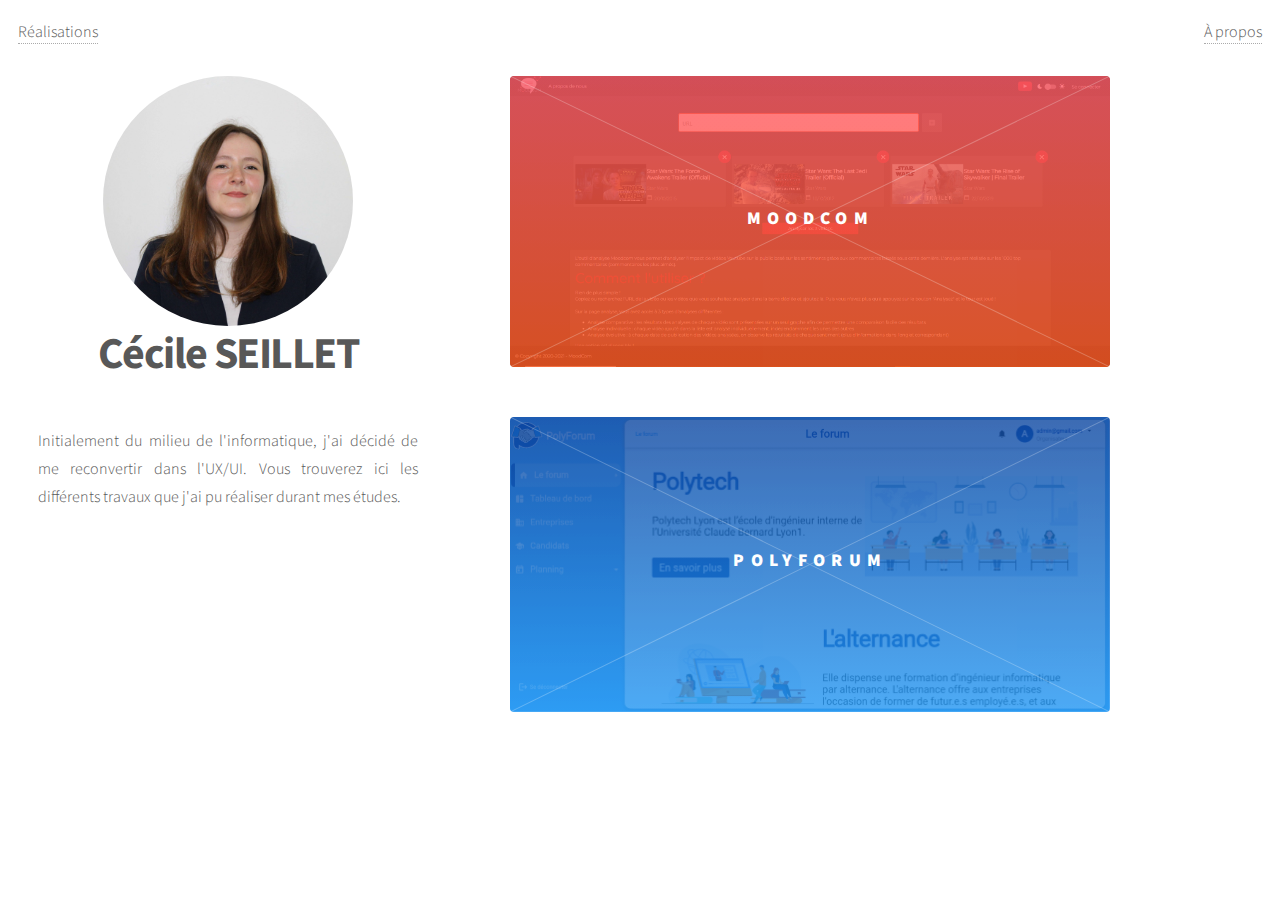
<file: index.html>
<!DOCTYPE html>
<html lang="fr">

<head>
    <meta charset="UTF-8">
    <meta name="viewport" content="width=device-width, initial-scale=1.0" />
    <link rel="stylesheet" href="style.css">
    <title>PortFolio</title>
</head>

<body>
    <nav class="menu">
        <div class="navbar">
            <span class="realisations"><a href='index.html'>Réalisations</a></span>
            <span><a href='vue/about.html'>À propos</a></span>
        </div>
    </nav>
    <div class="page">
        <!-- Introduction -->
        <div class="introduction">
            <img class="profile-pic" src="assets/img/profile-pic.jpg">
            <h1>Cécile SEILLET</h1>
            <p>Initialement du milieu de l'informatique, j'ai décidé de me reconvertir dans l'UX/UI. Vous trouverez ici
                les différents travaux que j'ai pu réaliser durant mes études.</p>
        </div>
        <!-- Container -->
        <div class="container">
            <section class="tiles">
                <article class="style1">
                    <span class="image">
                        <img src="assets/img/ptut-4a/page-accueil-moodcom-videos.PNG" />
                    </span>
                    <a href="vue/study-cases/ptut-4a.html">
                        <h2>MoodCom</h2>
                        <div class="content">
                            <p>Projet tutoré de 4ème année d'études</p>
                        </div>
                    </a>
                </article>
                <article class="style2">
                    <span class="image">
                        <img src="assets/img/ptut-5a/page-accueil-polyforum.PNG" />
                    </span>
                    <a href="vue/study-cases/ptut-5a.html">
                        <h2>PolyForum</h2>
                        <div class="content">
                            <p>Projet tutoré de 5ème année d'études</p>
                        </div>
                    </a>
                </article>
            </section>
        </div>
    </div>
</body>
</body>

</html>
</file>
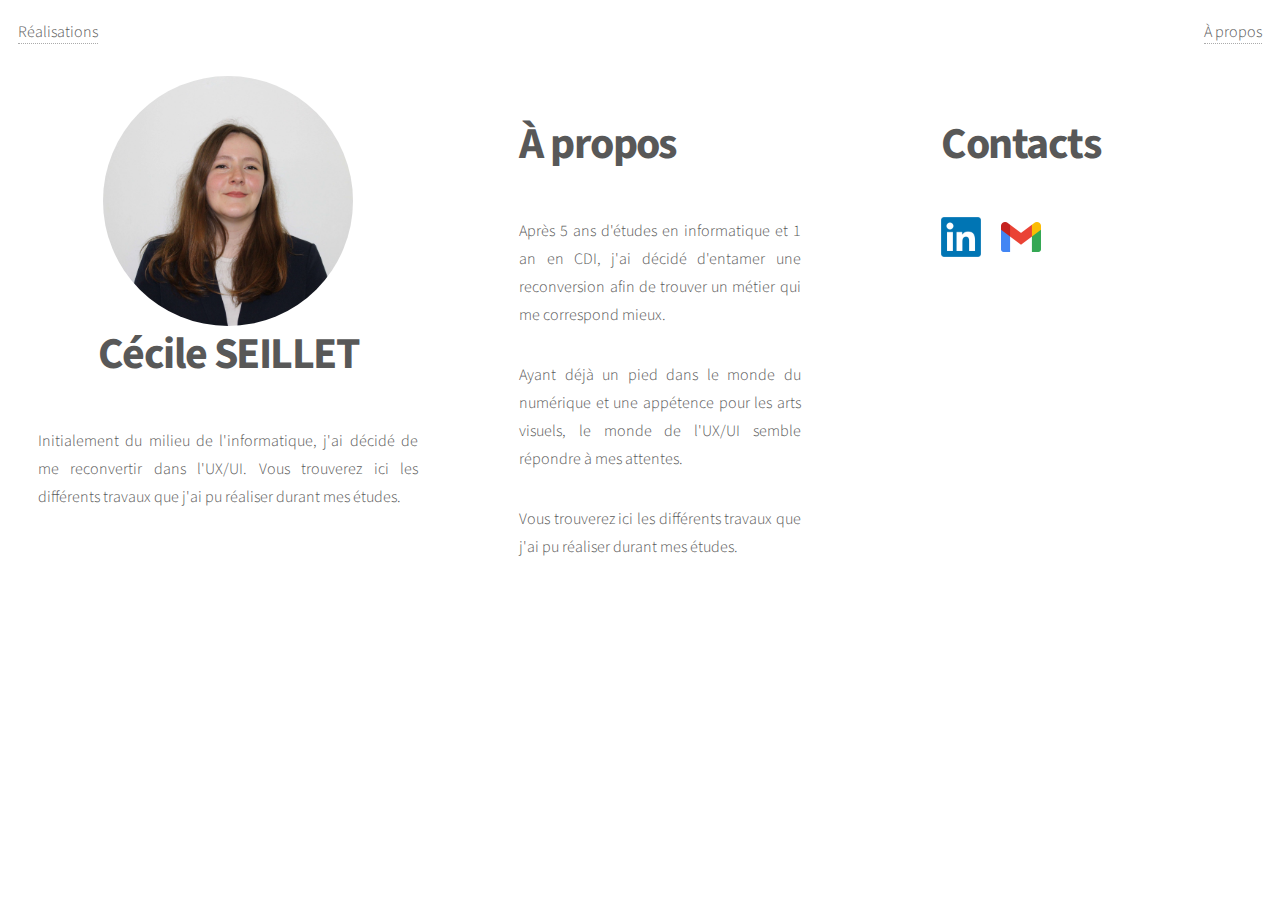
<file: vue/about.html>
<!DOCTYPE html>
<html lang="fr">

<head>
    <meta charset="UTF-8">
    <meta name="viewport" content="width=device-width, initial-scale=1.0" />
    <link rel="stylesheet" href="../style.css">
    <title>À propos</title>
</head>

<body>
    <nav class="menu">
        <div class="navbar">
            <span class="realisations"><a href='../index.html'>Réalisations</a></span>
            <span><a href='about.html'>À propos</a></span>
        </div>
    </nav>
    <div class="page">
        <!-- Introduction -->
        <div class="introduction">
            <img class="profile-pic" src="../assets/img/profile-pic.jpg">
            <h1>Cécile SEILLET</h1>
            <p>Initialement du milieu de l'informatique, j'ai décidé de me reconvertir dans l'UX/UI. Vous trouverez
                ici
                les différents travaux que j'ai pu réaliser durant mes études.</p>
        </div>
        <!-- Container -->
        <div class="container">
            <div class="section">
                <div>
                    <h1>À propos</h1>
                    <p>Après 5 ans d'études en informatique et 1 an en CDI, j'ai décidé d'entamer une reconversion afin
                        de
                        trouver un métier qui me correspond mieux.</p>
                    <p>Ayant déjà un pied dans le monde du numérique et une appétence pour les arts visuels, le monde de
                        l'UX/UI semble répondre à mes attentes.</p>
                    <p>Vous trouverez ici les différents travaux que j'ai pu réaliser durant mes études.</p>
                </div>
                <div class="links">
                    <h1>Contacts</h1>
                    <div class="links-list">
                        <span id="linkedin">
                            <input class="link-icon" type="image" src="../assets/img/LinkedIn_logo_initials.png"
                                onclick="window.open('https://www.linkedin.com/in/c%C3%A9cile-seillet-339536153/', '_blank')">
                        </span>
                        <span id="email">
                            <a href=mailto:"seillet.cecile@gmail.com">
                                <input class="link-icon" type="image" src="../assets/img/mail-icon.png" />
                            </a>
                        </span>
                    </div>
                </div>
            </div>
        </div>
    </div>
</body>

</html>
</file>
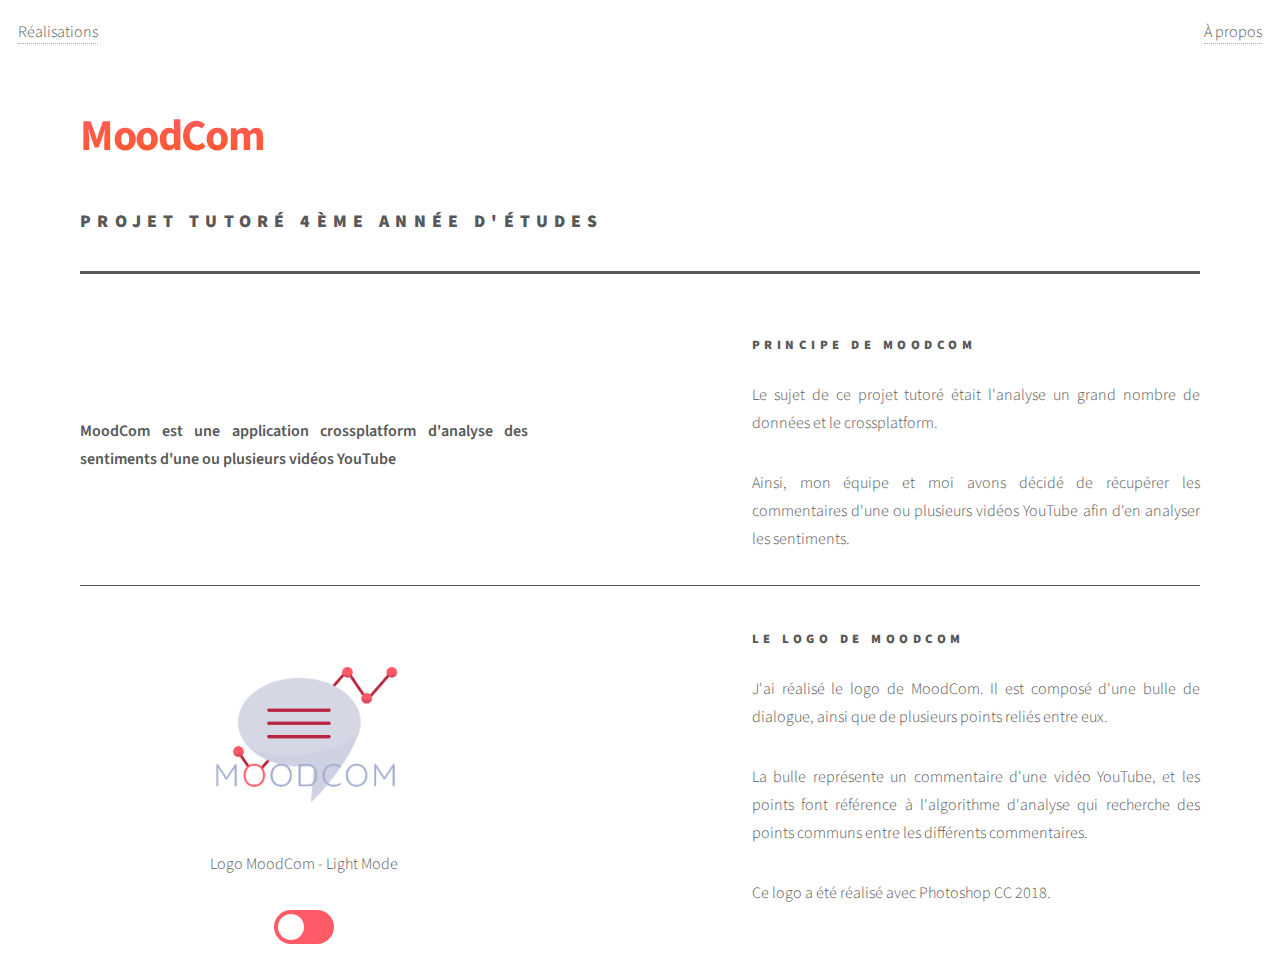
<file: vue/study-cases/ptut-4a.html>
<!DOCTYPE html>
<html lang="fr">

<head>
    <meta charset="UTF-8">
    <meta name="viewport" content="width=device-width, initial-scale=1.0" />
    <link rel="stylesheet" href="../../style.css">
    <title>MoodCom</title>
    <script src="../../controller.js"></script>
</head>


<body>
    <nav class="menu">
        <div class="navbar">
            <span class="realisations"><a href='../../index.html'>Réalisations</a></span>
            <span><a href='../../vue/about.html'>À propos</a></span>
        </div>
    </nav>
    <div class="title-section">
        <h1 id="moodcom-title">MoodCom</h1>
        <h2>Projet tutoré 4ème année d'études</h2>
    </div>
    <div class="section">
        <div class="teaser">
            <p>
                MoodCom est une application crossplatform d'analyse des sentiments d'une ou plusieurs vidéos YouTube
            </p>
        </div>
        <div class="details">
            <h4>Principe de MoodCom</h4>
            <p>
                Le sujet de ce projet tutoré était l'analyse un grand nombre de données et le crossplatform.
            </p>
            <p>
                Ainsi, mon équipe et moi avons décidé de récupérer les commentaires d'une ou plusieurs vidéos YouTube
                afin d'en analyser les sentiments.
            </p>
        </div>
    </div>
    <div class="section">
        <div class="logo">
            <a id="logo-link" class="logo" target="_blank">
                <img class="logo-img" id="logo-moodcom">
            </a>
            <p id="label-logo-moodcom">
                Logo MoodCom
            </p>
            <label class="switch">
                <input id="change-theme" type="checkbox" onclick="changeTheme()">
                <span class="slider round"></span>
            </label>
            
        <script>
            init();
        </script>
        </div>
        <div class="logo-details">
            <h4>Le logo de MoodCom</h4>
            <p>
                J'ai réalisé le logo de MoodCom. Il est composé d'une bulle de dialogue, ainsi que de plusieurs points
                reliés entre eux.
            </p>
            <p>
                La bulle représente un commentaire d'une vidéo YouTube, et les points font référence à l'algorithme
                d'analyse qui recherche des points communs entre les différents commentaires.
            </p>
            <p>
                Ce logo a été réalisé avec Photoshop CC 2018.
            </p>
        </div>
    </div>
</body>

</html>
</file>
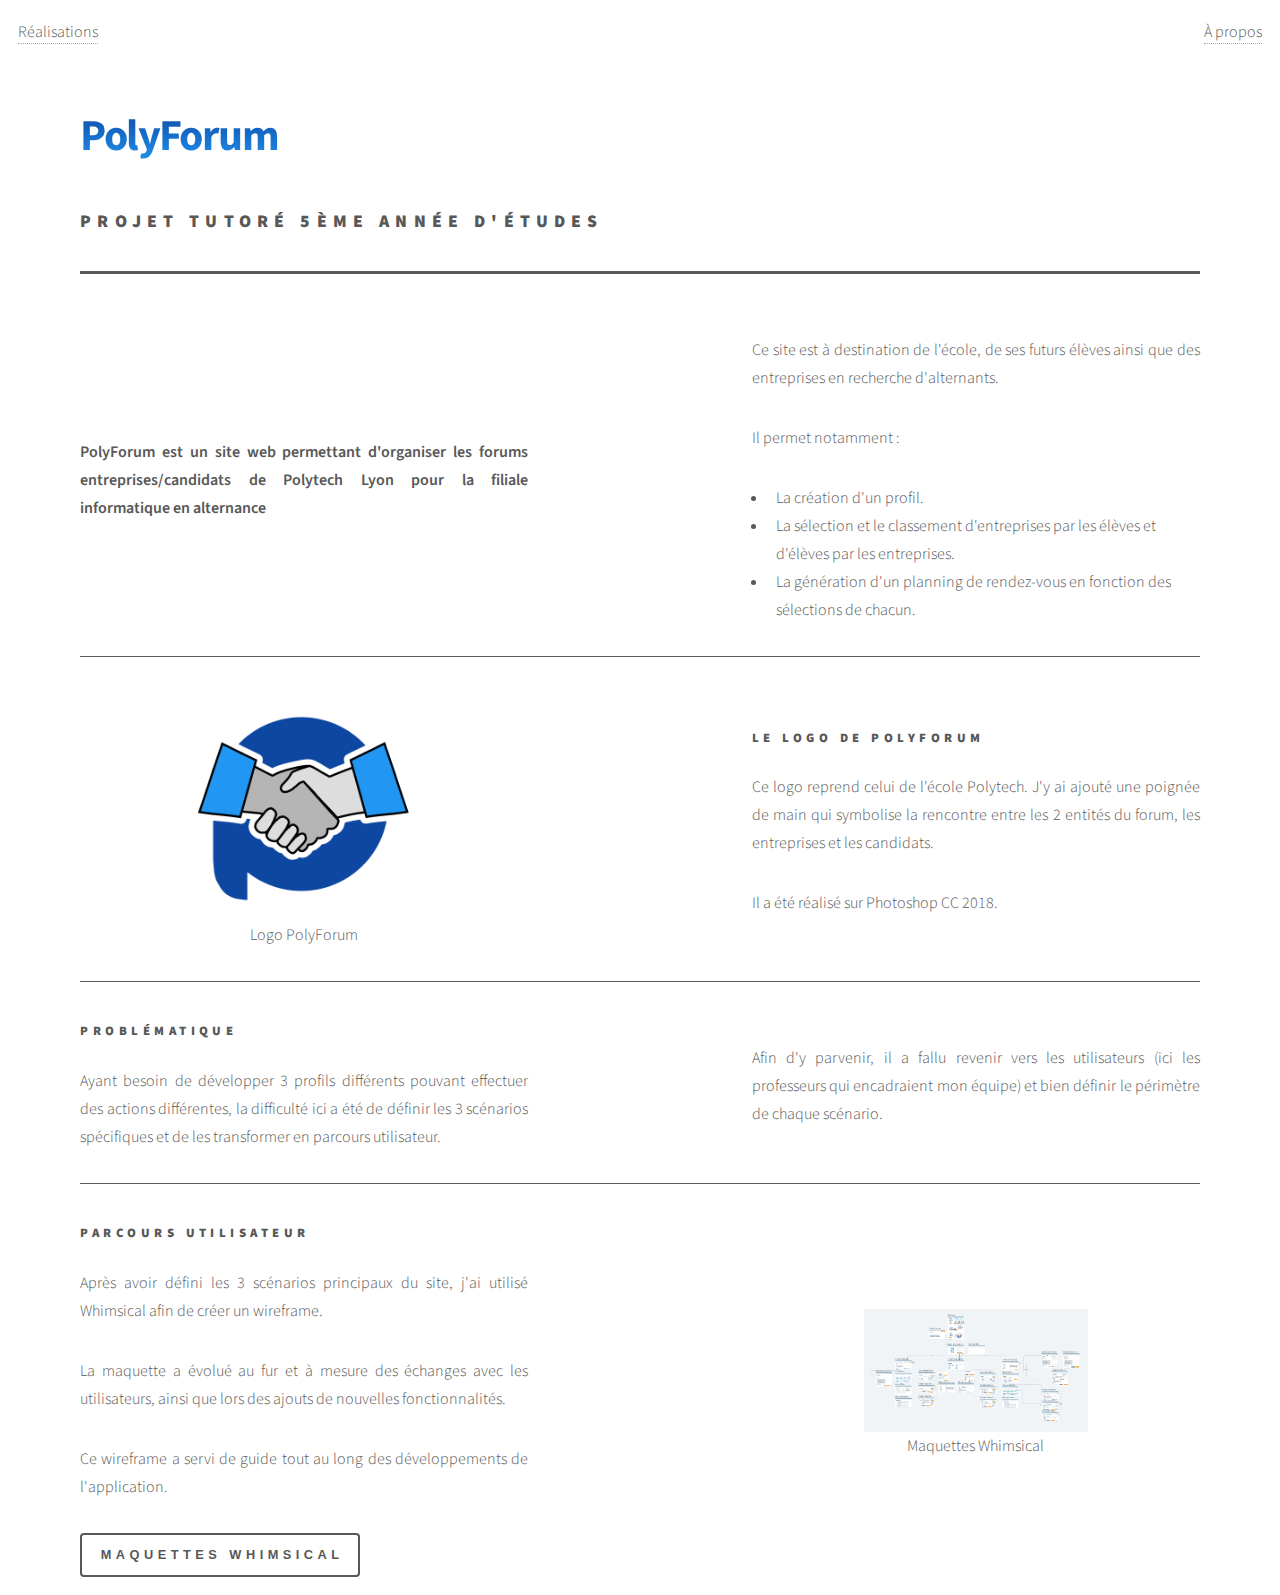
<file: vue/study-cases/ptut-5a.html>
<!DOCTYPE html>
<html lang="fr">

<head>
    <meta charset="UTF-8">
    <meta name="viewport" content="width=device-width, initial-scale=1.0" />
    <link rel="stylesheet" href="../../style.css">
    <title>PolyForum</title>
</head>

<body>
    <nav class="menu">
        <div class="navbar">
            <span class="realisations"><a href='../../index.html'>Réalisations</a></span>
            <span><a href='../../vue/about.html'>À propos</a></span>
        </div>
    </nav>
    <div class="title-section">
        <h1 id="polyforum-title">PolyForum</h1>
        <h2>Projet tutoré 5ème année d'études</h2>
    </div>
    <div class="section">
        <div class="teaser">
            <p>
                PolyForum est un site web permettant d'organiser les forums entreprises/candidats de Polytech Lyon pour
                la filiale informatique en alternance
            </p>
        </div>
        <div class="details">
            <p>
                Ce site est à destination de l'école, de ses futurs élèves ainsi que des entreprises en recherche
                d'alternants.
            </p>
            <p>
                Il permet notamment :
            </p>
            <ul>
                <li>La création d'un profil.</li>
                <li>La sélection et le classement d'entreprises par les élèves et d'élèves par les entreprises.</li>
                <li>La génération d'un planning de rendez-vous en fonction des sélections de chacun.</li>
            </ul>
        </div>
    </div>
    <div class="section">
        <div class="logo">
            <a href="../../assets/img/ptut-5a/logo-ptut-5A.png" class="logo" target="_blank">
                <img src="../../assets/img/ptut-5a/logo-ptut-5A.png" class="logo-img">
            </a>
            <p>
                Logo PolyForum
            </p>
        </div>
        <div class="logo-details">
            <h4>Le logo de PolyForum</h4>
            <p>
                Ce logo reprend celui de l'école Polytech. J'y ai ajouté une poignée de main qui symbolise la rencontre
                entre les 2 entités du forum, les entreprises et les candidats.
            </p>
            <p>
                Il a été réalisé sur Photoshop CC 2018.
            </p>
        </div>
    </div>
    <div class="section">
        <div class="problem">
            <h4>Problématique</h4>
            <p>
                Ayant besoin de développer 3 profils différents pouvant effectuer des actions différentes, la difficulté
                ici a été de définir les 3 scénarios spécifiques et de les transformer en parcours utilisateur.
            </p>
        </div>
        <div class="details">
            <p>
                Afin d'y parvenir, il a fallu revenir vers les utilisateurs (ici les professeurs qui encadraient mon
                équipe) et bien définir le périmètre de chaque scénario.
            </p>
        </div>
    </div>
    <div class="section">
        <div class="wireframe">
            <h4>Parcours utilisateur</h4>
            <p>
                Après avoir défini les 3 scénarios principaux du site, j'ai utilisé Whimsical afin de créer un
                wireframe.
            </p>
            <p>
                La maquette a évolué au fur et à mesure des échanges avec les utilisateurs, ainsi que lors des ajouts de
                nouvelles fonctionnalités.
            </p>
            <p>
                Ce wireframe a servi de guide tout au long des développements de l'application.
            </p>
            <button type="button"
                onclick="window.open('https://whimsical.com/ptut-5a-VSAp9HLX3bLaGkDS7Wab7Q', '_blank')">Maquettes Whimsical</button>
        </div>
        <div class="logo">
            <a href="../../assets/img/ptut-5a/preview-whimsical.PNG" class="logo" target="_blank">
                <img src="../../assets/img/ptut-5a/preview-whimsical.PNG" class="logo-img">
            </a>
            <p>
                Maquettes Whimsical
            </p>
        </div>
    </div>
</body>

</html>
</file>
<file: style.css>
@import url("https://fonts.googleapis.com/css?family=Source+Sans+Pro:300,700,900");

/*-----Commun-----*/
html {
    font-family: "Source Sans Pro", Helvetica, sans-serif;
    margin: 10px;
}

.page {
    display: grid;
    grid-template-columns: 400px auto;
    grid-gap: 5%;
    margin-top: 30px;

    @media (max-width: 1200px) {
        grid-template-columns: unset;
        grid-gap: 0;
    }
}

p {
    text-align: justify;
}

/*-----Left panel introduction-----*/

.introduction {
    grid-column: 1;
    grid-row: 1;
    display: flex;
    flex-direction: column;
    align-items: center;
    margin-left: 20px;
    @media (max-width: 1200px) {
        max-width: 500px;
        margin-inline: auto;
    }
}

.profile-pic {
    border-radius: 50%;
    width: 250px;
    @media (max-width: 1200px) {
        width: 150px;
    }
}

/*-----Study cases-----*/

.title-section {
    margin: 5%;
    border-bottom: solid;
}

.section {
    display: grid;
    grid-template-columns: 40% 40%;
    grid-gap: 20%;
    align-items: center;
    justify-content: space-around;
    margin-inline: 5%;
    margin-top: 40px;
    @media (max-width: 1200px) {
        grid-template-columns: unset;
        grid-gap: 5%;
    }
}

.section:not(:last-child) {
    border-bottom: solid 1px;
    @media (max-width: 1200px) {
        border-bottom: none;
    }

}

.logo {
    display: flex;
    flex-direction: column;
    align-items: center;
}

.logo-img {
    max-width: 50%;
}

.menu {
    margin-bottom: 20px;
}

.navbar {
    display: flex;
    flex-direction: row;
    justify-content: space-between;
    align-items: center;
}

.realisations {
    margin-right: 40px;
}

.teaser {
    font-weight: 600;
}

/*-----Study Case - PTUT4A-----*/
#moodcom-title {
    background: -webkit-linear-gradient(90deg, rgb(255, 89, 32, 1) 0%, rgb(255, 90, 102, 1) 100%);
    -webkit-background-clip: text;
    -webkit-text-fill-color: transparent;
}

/* The switch - the box around the slider */
.switch {
    position: relative;
    display: inline-block;
    width: 60px;
    height: 34px;
}

/* Hide default HTML checkbox */
.switch input {
    opacity: 0;
    width: 0;
    height: 0;
}

/* The slider */
.slider {
    position: absolute;
    cursor: pointer;
    top: 0;
    left: 0;
    right: 0;
    bottom: 0;
    background-color: rgb(255, 90, 102);
    -webkit-transition: .4s;
    transition: .4s;
}

.slider:before {
    position: absolute;
    content: "";
    height: 26px;
    width: 26px;
    left: 4px;
    bottom: 4px;
    background-color: white;
    -webkit-transition: .4s;
    transition: .4s;
}

input:checked+.slider {
    background-color: rgb(255, 89, 32);
}

input:focus+.slider {
    box-shadow: 0 0 1px rgb(255, 89, 32);
}

input:checked+.slider:before {
    -webkit-transform: translateX(26px);
    -ms-transform: translateX(26px);
    transform: translateX(26px);
}

/* Rounded sliders */
.slider.round {
    border-radius: 34px;
}

.slider.round:before {
    border-radius: 50%;
}

/*-----Study Case - PTUT5A-----*/
#polyforum-title {
    background: -webkit-linear-gradient(90deg, rgb(33, 150, 243, 1) 0%, rgba(13, 71, 161, 1) 100%);
    -webkit-background-clip: text;
    -webkit-text-fill-color: transparent;
}

/*-----About me-----*/
.links {
    height: 100%;
}

.links-list {
    display: flex;
    align-items: center;
    gap: 20px;
    margin-bottom: 20px;
}

.link-icon {
    width: 40px;
}

/*Copyright css*/
/*
	Phantom by HTML5 UP
	html5up.net | @ajlkn
	Free for personal and commercial use under the CCA 3.0 license (html5up.net/license)
*/

html,
body,
div,
span,
applet,
object,
iframe,
h1,
h2,
h3,
h4,
h5,
h6,
p,
blockquote,
pre,
a,
abbr,
acronym,
address,
big,
cite,
code,
del,
dfn,
em,
img,
ins,
kbd,
q,
s,
samp,
small,
strike,
strong,
sub,
sup,
tt,
var,
b,
u,
i,
center,
dl,
dt,
dd,
ol,
ul,
li,
fieldset,
form,
label,
legend,
table,
caption,
tbody,
tfoot,
thead,
tr,
th,
td,
article,
aside,
canvas,
details,
embed,
figure,
figcaption,
footer,
header,
hgroup,
menu,
nav,
output,
ruby,
section {
    padding: 0;
    border: 0;
    /* font-size: 100%; */
    font: inherit;
    vertical-align: baseline;
}

article,
aside,
details,
figcaption,
figure,
footer,
header,
hgroup,
menu,
nav,
section {
    display: block;
}

body {
    line-height: 1;
}

ul {
    list-style: none;
}

body {
    -webkit-text-size-adjust: none;
}

input {
    -moz-appearance: none;
    -webkit-appearance: none;
    -ms-appearance: none;
    appearance: none;
}

/* Basic */

html {
    box-sizing: border-box;
}

*,
*:before,
*:after {
    box-sizing: inherit;
}

body {
    background: #ffffff;
}

body.is-preload *,
body.is-preload *:before,
body.is-preload *:after {
    -moz-animation: none !important;
    -webkit-animation: none !important;
    -ms-animation: none !important;
    animation: none !important;
    -moz-transition: none !important;
    -webkit-transition: none !important;
    -ms-transition: none !important;
    transition: none !important;
}

/* Type */

body,
input {
    color: #585858;
    font-family: "Source Sans Pro", Helvetica, sans-serif;
    font-weight: 300;
    line-height: 1.75;
}

.navbar a {
    -moz-transition: border-bottom-color 0.2s ease, color 0.2s ease;
    -webkit-transition: border-bottom-color 0.2s ease, color 0.2s ease;
    -ms-transition: border-bottom-color 0.2s ease, color 0.2s ease;
    transition: border-bottom-color 0.2s ease, color 0.2s ease;
    text-decoration: none;
    color: #585858;
    border-bottom: dotted 1px rgba(88, 88, 88, 0.5);
}

.navbar a:hover {
    border-bottom-color: transparent;
    color: rgb(33, 150, 243) !important;
}

strong,
b {
    font-weight: 900;
}

em,
i {
    font-style: italic;
}

p {
    margin: 0 0 2em 0;
}

h1 {
    font-size: 2.75em;
    font-weight: 700;
    line-height: 1.3;
    margin: 0 0 1em 0;
    letter-spacing: -0.035em;
}

h1 a {
    color: inherit;
}

h2,
h4 {
    font-weight: 900;
    line-height: 1.5;
    margin: 0 0 2em 0;
    text-transform: uppercase;
    letter-spacing: 0.35em;
}

h2 a,
h3 a,
h4 a,
h5 a {
    color: inherit;
}

h2 {
    font-size: 1.1em;
}

h4 {
    font-size: 0.8em;
}

/* List */

ul {
    list-style: disc;
    margin: 0 0 2em 0;
    padding-left: 1em;
}

ul li {
    padding-left: 0.5em;
}

/* Image */

.image {
    border-radius: 4px;
    border: 0;
    display: inline-block;
    position: relative;
}

.image img {
    border-radius: 4px;
    display: block;
}


/* Button */

input[type="submit"],
input[type="reset"],
input[type="button"],
button,
.button {
    -moz-appearance: none;
    -webkit-appearance: none;
    -ms-appearance: none;
    appearance: none;
    -moz-transition: background-color 0.2s ease-in-out, color 0.2s ease-in-out, box-shadow 0.2s ease-in-out;
    -webkit-transition: background-color 0.2s ease-in-out, color 0.2s ease-in-out, box-shadow 0.2s ease-in-out;
    -ms-transition: background-color 0.2s ease-in-out, color 0.2s ease-in-out, box-shadow 0.2s ease-in-out;
    transition: background-color 0.2s ease-in-out, color 0.2s ease-in-out, box-shadow 0.2s ease-in-out;
    background-color: transparent;
    border-radius: 4px;
    border: 0;
    box-shadow: inset 0 0 0 2px #585858;
    color: #585858 !important;
    cursor: pointer;
    display: inline-block;
    font-size: 0.8em;
    font-weight: 900;
    height: 3.5em;
    letter-spacing: 0.35em;
    line-height: 3.45em;
    overflow: hidden;
    padding: 0 1.25em 0 1.6em;
    text-align: center;
    text-decoration: none;
    text-overflow: ellipsis;
    text-transform: uppercase;
    white-space: nowrap;
}

input[type="button"].icon:before,
button.icon:before,
.button.icon:before {
    margin-right: 0.5em;
}

input[type="button"].fit,
button.fit,
.button.fit {
    width: 100%;
}

input[type="button"]:hover,
button:hover,
.button:hover {
    color: rgb(33, 150, 243) !important;
    box-shadow: inset 0 0 0 2px rgb(33, 150, 243);
}

input[type="button"]:active,
button:active,
.button:active {
    background-color: rgba(242, 132, 158, 0.1);
}

input[type="button"].small,
button.small,
.button.small {
    font-size: 0.6em;
}

input[type="button"].large,
button.large,
.button.large {
    font-size: 1em;
}

input[type="button"].primary,
button.primary,
.button.primary {
    box-shadow: none;
    background-color: #585858;
    color: #ffffff !important;
}

input[type="button"].primary:hover,
button.primary:hover,
.button.primary:hover {
    background-color: rgb(33, 150, 243);
}

/* Tiles */

.tiles {
    display: -moz-flex;
    display: -webkit-flex;
    display: -ms-flex;
    display: flex;
    justify-content: flex-start;
    -moz-flex-wrap: wrap;
    -webkit-flex-wrap: wrap;
    -ms-flex-wrap: wrap;
    flex-wrap: wrap;
    postiion: relative;
    /* margin: -2.5em 0 0 -2.5em; */
    grid-column: 2;
    grid-row: 1;
    gap: 50px;
    margin-left: 30px;
    @media (max-width: 1200px) {
        margin: 0;
        flex-direction: column;
        align-items: center;
    }
}

.tiles article {
    -moz-transition: -moz-transform 0.5s ease, opacity 0.5s ease;
    -webkit-transition: -webkit-transform 0.5s ease, opacity 0.5s ease;
    -ms-transition: -ms-transform 0.5s ease, opacity 0.5s ease;
    transition: transform 0.5s ease, opacity 0.5s ease;
    position: relative;
    width: 100%;
    max-width: 600px;
}

.tiles article>.image {
    -moz-transition: -moz-transform 0.5s ease;
    -webkit-transition: -webkit-transform 0.5s ease;
    -ms-transition: -ms-transform 0.5s ease;
    transition: transform 0.5s ease;
    position: relative;
    display: block;
    width: 100%;
    border-radius: 4px;
    overflow: hidden;
}

.tiles article>.image img {
    display: block;
    width: 100%;
}

.tiles article>.image:before {
    pointer-events: none;
    -moz-transition: background-color 0.5s ease, opacity 0.5s ease;
    -webkit-transition: background-color 0.5s ease, opacity 0.5s ease;
    -ms-transition: background-color 0.5s ease, opacity 0.5s ease;
    transition: background-color 0.5s ease, opacity 0.5s ease;
    content: '';
    display: block;
    position: absolute;
    top: 0;
    left: 0;
    width: 100%;
    height: 100%;
    opacity: 1.0;
    z-index: 1;
    opacity: 0.8;
}

.tiles article>.image:after {
    pointer-events: none;
    -moz-transition: opacity 0.5s ease;
    -webkit-transition: opacity 0.5s ease;
    -ms-transition: opacity 0.5s ease;
    transition: opacity 0.5s ease;
    content: '';
    display: block;
    position: absolute;
    top: 0;
    left: 0;
    width: 100%;
    height: 100%;
    background-image: url("data:image/svg+xml;charset=utf8,%3Csvg xmlns='http://www.w3.org/2000/svg' width='100' height='100' viewBox='0 0 100 100' preserveAspectRatio='none'%3E%3Cstyle%3Eline %7B stroke-width: 0.25px%3B stroke: %23ffffff%3B %7D%3C/style%3E%3Cline x1='0' y1='0' x2='100' y2='100' /%3E%3Cline x1='100' y1='0' x2='0' y2='100' /%3E%3C/svg%3E");
    background-position: center;
    background-repeat: no-repeat;
    background-size: 100% 100%;
    opacity: 0.25;
    z-index: 2;
}

.tiles article>a {
    display: -moz-flex;
    display: -webkit-flex;
    display: -ms-flex;
    display: flex;
    -moz-flex-direction: column;
    -webkit-flex-direction: column;
    -ms-flex-direction: column;
    flex-direction: column;
    -moz-align-items: center;
    -webkit-align-items: center;
    -ms-align-items: center;
    align-items: center;
    -moz-justify-content: center;
    -webkit-justify-content: center;
    -ms-justify-content: center;
    justify-content: center;
    -moz-transition: background-color 0.5s ease, -moz-transform 0.5s ease;
    -webkit-transition: background-color 0.5s ease, -webkit-transform 0.5s ease;
    -ms-transition: background-color 0.5s ease, -ms-transform 0.5s ease;
    transition: background-color 0.5s ease, transform 0.5s ease;
    position: absolute;
    top: 0;
    left: 0;
    width: 100%;
    height: 100%;
    padding: 1em;
    border-radius: 4px;
    border-bottom: 0;
    color: #ffffff;
    text-align: center;
    text-decoration: none;
    z-index: 3;
}

.tiles article>a> :last-child {
    margin: 0;
}

.tiles article>a:hover {
    color: #ffffff !important;
}

.tiles article>a h2 {
    margin: 0;
}

.tiles article>a .content {
    -moz-transition: max-height 0.5s ease, opacity 0.5s ease;
    -webkit-transition: max-height 0.5s ease, opacity 0.5s ease;
    -ms-transition: max-height 0.5s ease, opacity 0.5s ease;
    transition: max-height 0.5s ease, opacity 0.5s ease;
    width: 100%;
    max-height: 0;
    line-height: 1.5;
    margin-top: 0.35em;
    opacity: 0;
}

.tiles article>a .content> :last-child {
    margin-bottom: 0;
}

.tiles article.style1>.image:before {
    background: rgb(255, 89, 32);
    background: linear-gradient(0deg, rgb(255, 89, 32, 1) 0%, rgb(255, 90, 102, 1) 100%);
}

.tiles article.style2>.image:before {
    background: rgb(33, 150, 243);
    background: linear-gradient(0deg, rgb(33, 150, 243, 1) 0%, rgba(13, 71, 161, 1) 100%);
}

body:not(.is-touch) .tiles article:hover>.image {
    -moz-transform: scale(1.1);
    -webkit-transform: scale(1.1);
    -ms-transform: scale(1.1);
    transform: scale(1.1);
}

body:not(.is-touch) .tiles article:hover>.image:before {
    background-color: #333333;
    opacity: 0.35;
}

body:not(.is-touch) .tiles article:hover>.image:after {
    opacity: 0;
}

body:not(.is-touch) .tiles article:hover .content {
    max-height: 15em;
    opacity: 1;
}

*+.tiles {
    margin-top: 2em;
}

body.is-preload .tiles article {
    -moz-transform: scale(0.9);
    -webkit-transform: scale(0.9);
    -ms-transform: scale(0.9);
    transform: scale(0.9);
    opacity: 0;
}

body.is-touch .tiles article .content {
    max-height: 15em;
    opacity: 1;
}
</file>
